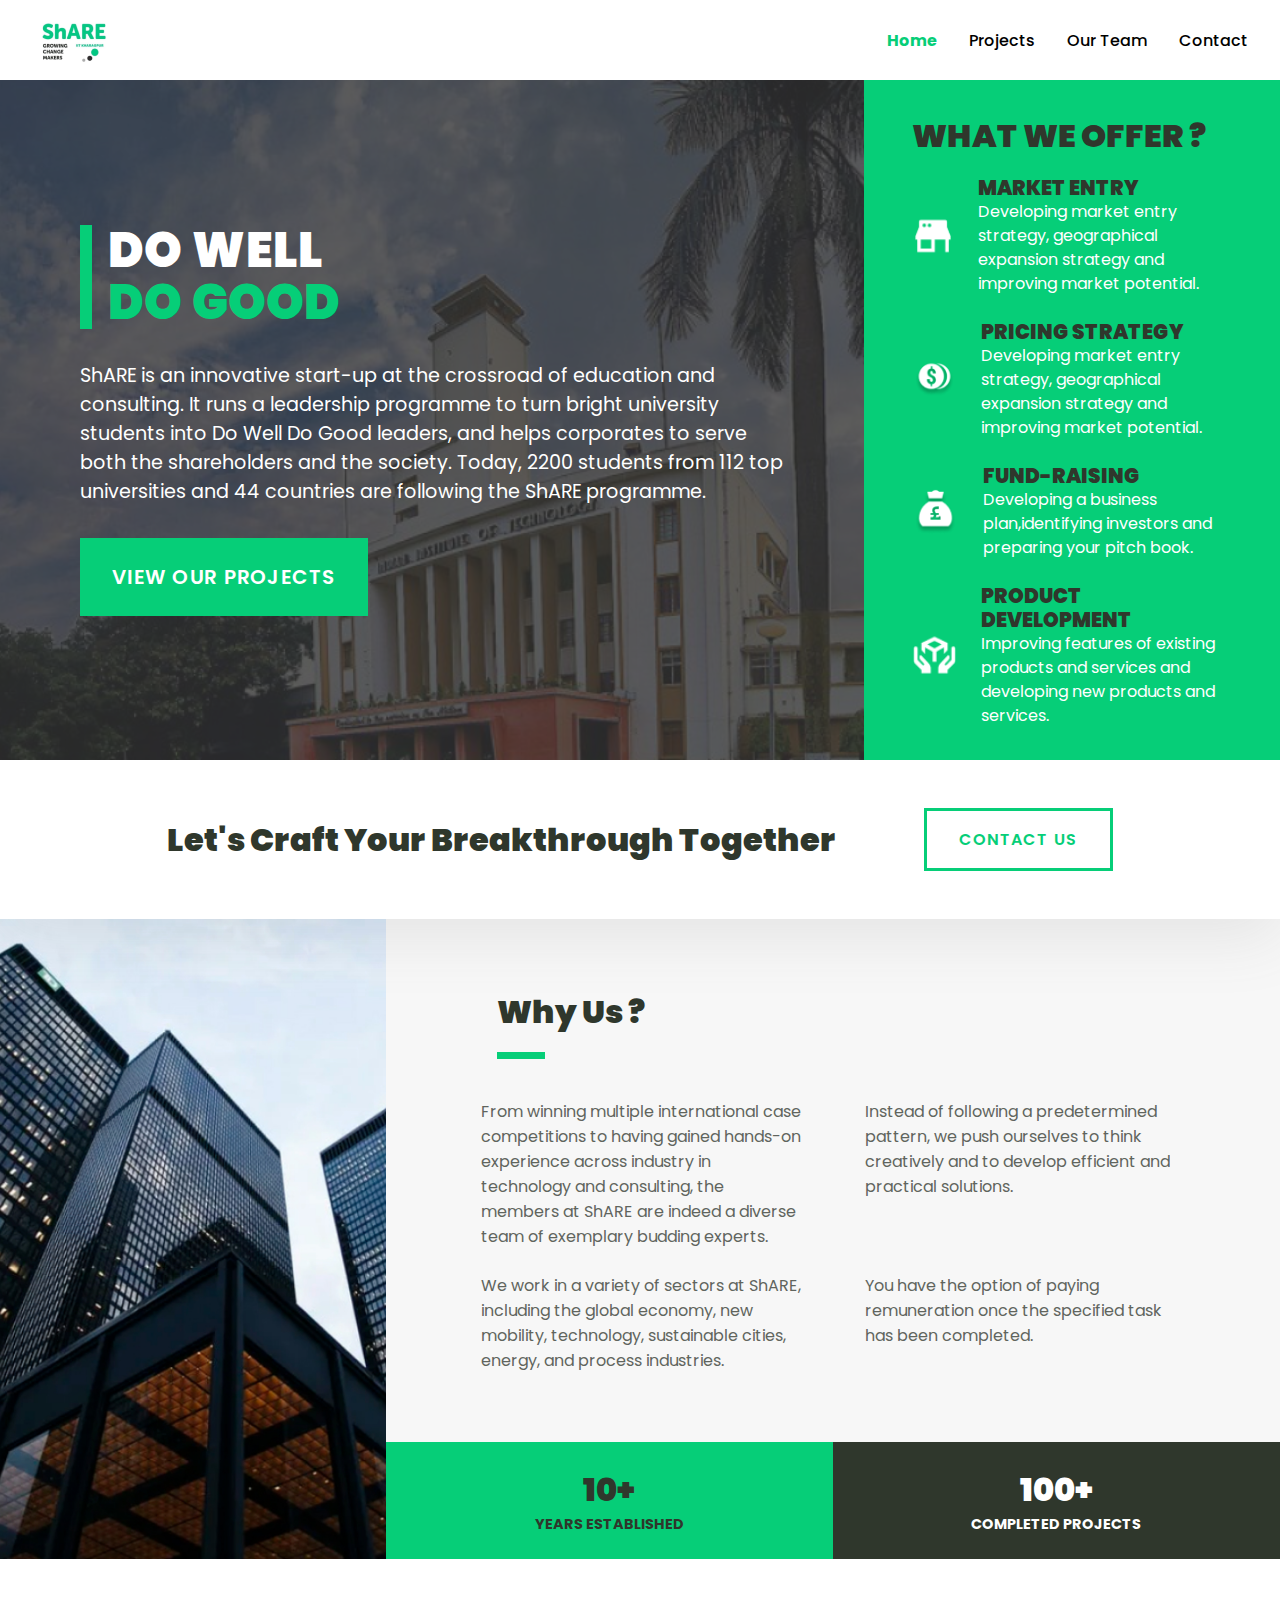
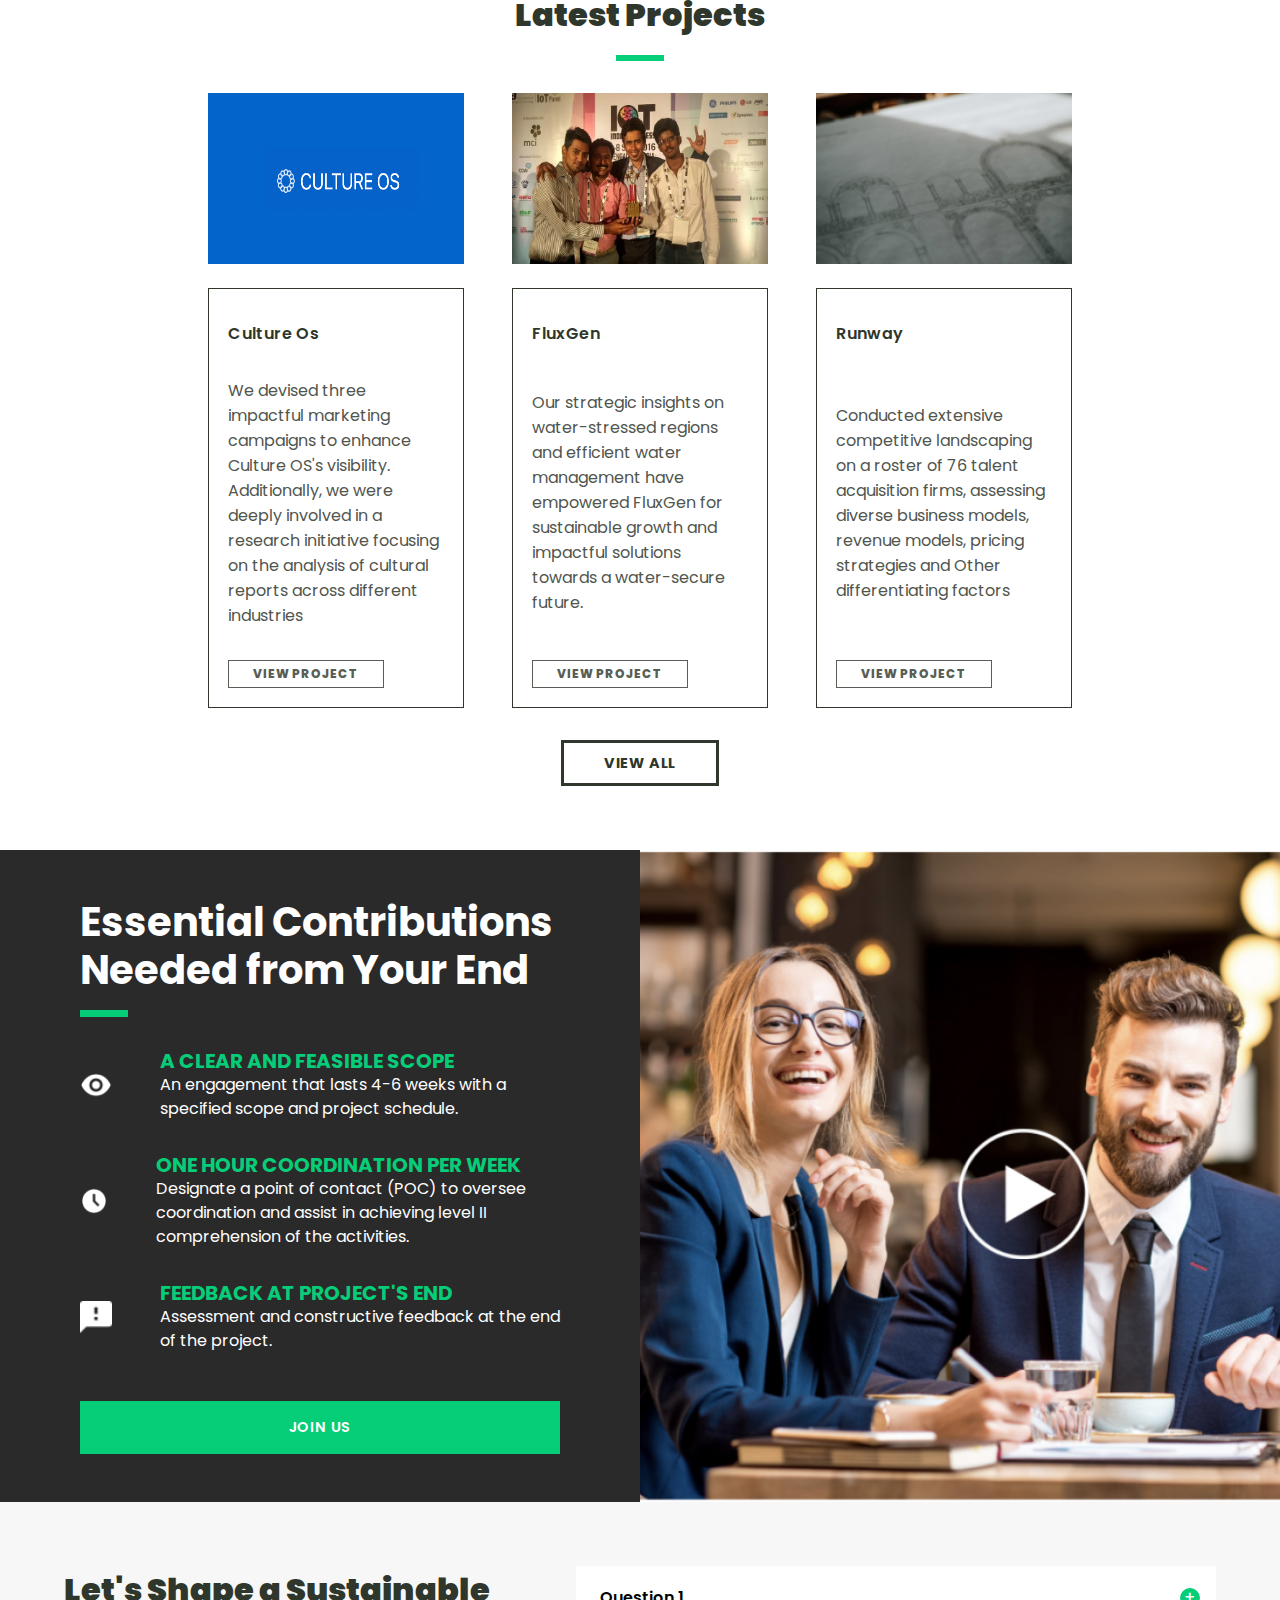
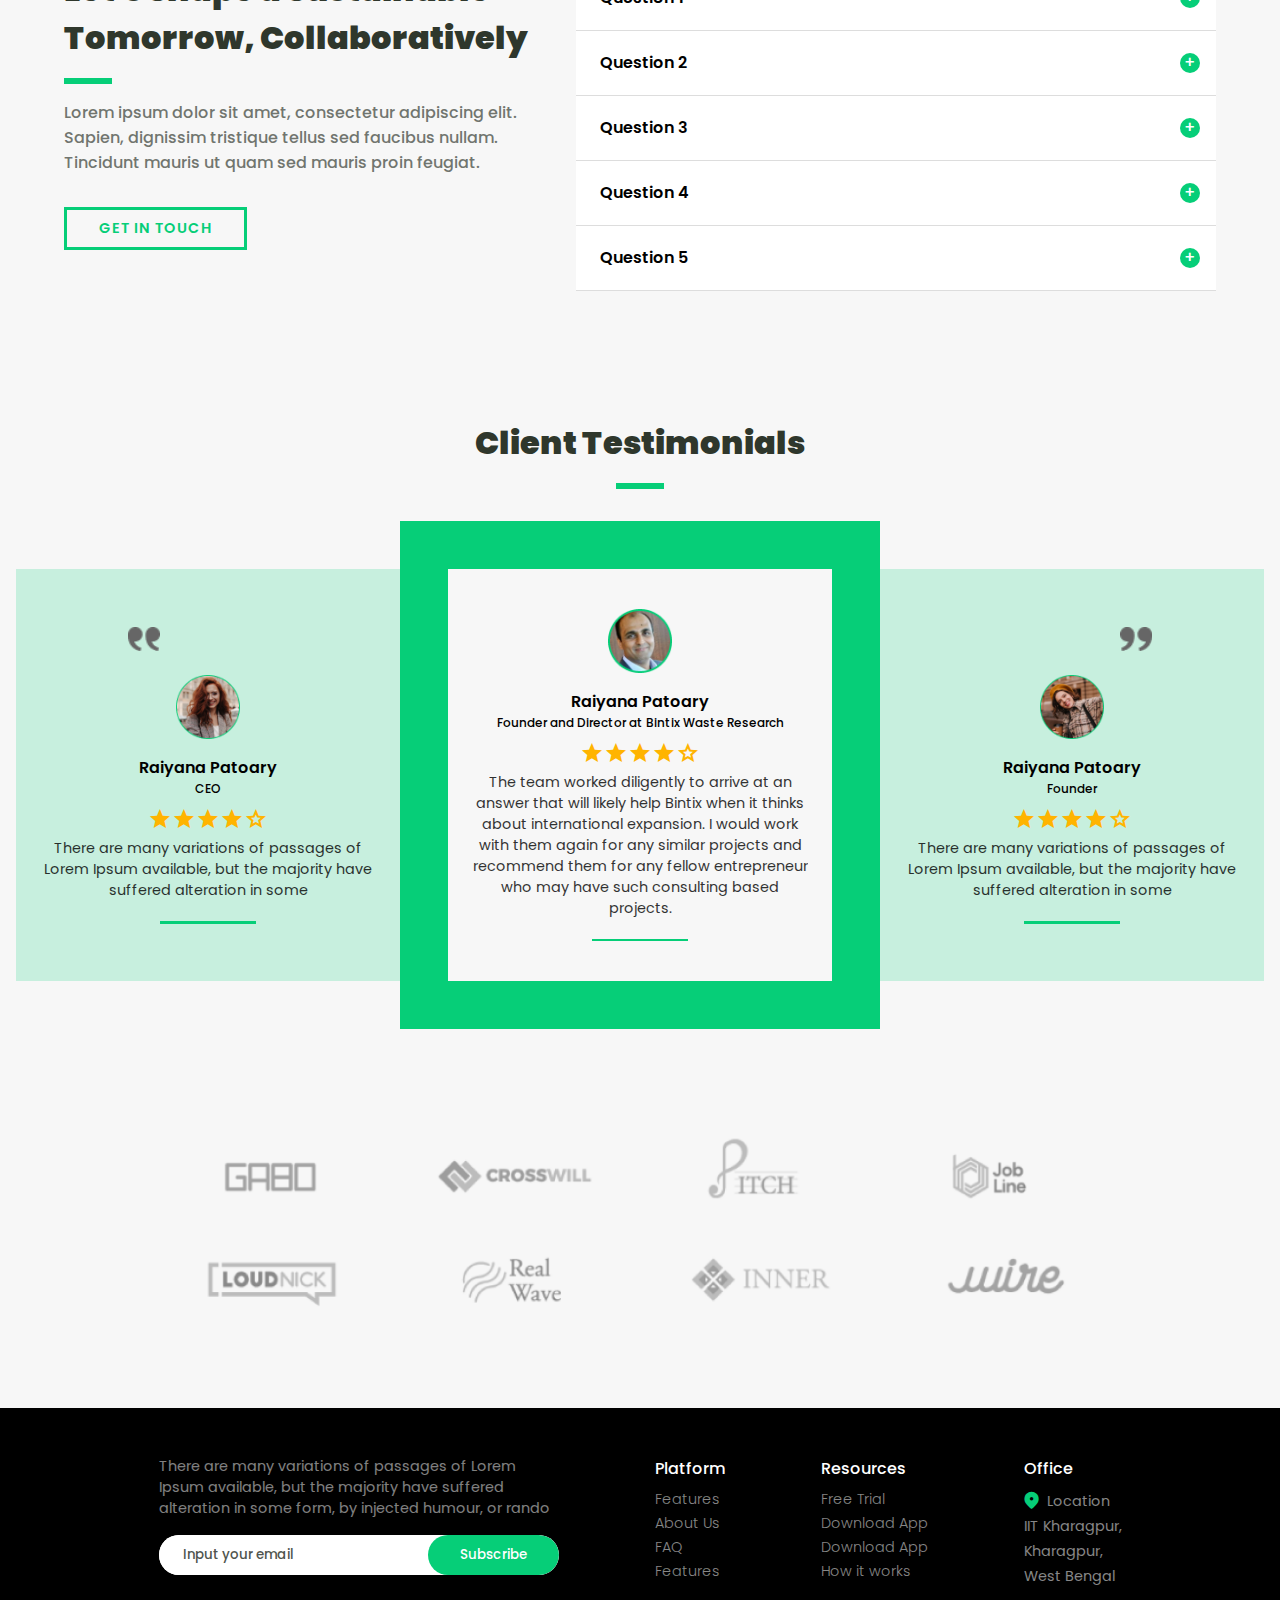
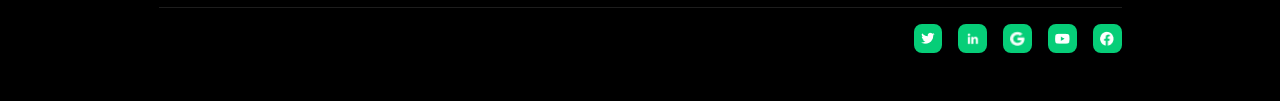
<file: index.html>
<!DOCTYPE html>
<html lang="en">
<head>
    <meta charset="UTF-8">
    <meta name="viewport" content="width=device-width, initial-scale=1.0">
    <title>ShARE - IIT Kharagpur</title>
    <link rel="stylesheet" href="style.css">
</head>
<body>
    <div id="navbar">
        
        <div id="navLogo">
            <input id="menu" class="material-symbols-outlined" type="button" value="menu">
            <div id="sidebar">
                <a href="/" style="color: #06ce78; font-weight: bolder;">Home</a>
                <a href="projects.html">Projects</a>
                <a href="Team.html">Our Team</a>
                <a href="contact.html">Contact</a>
            </div>
            <img src="assets/logo.png" alt="" id="logo">
        </div>
        <div id="navLinks">
            <a href="/" style="color: #06ce78; font-weight: bolder;">Home</a>
            <a href="projects.html">Projects</a>
            <a href="Team.html">Our Team</a>
            <a href="contact.html">Contact</a>
        </div>
    </div>
    


    <div id="hero">
        <div id="heroLeft">
            <!-- <img id="heroBgImg" src="assets/hero-bg.jpg"> -->
            <div id="heroLeftContent">
                <div id="heroMotto">
                    <span>DO WELL</span>
                    <span>DO GOOD</span>
                </div>
                <div id="heroAbout">
                    ShARE is an innovative start-up at the crossroad of education and consulting. It runs a leadership programme to turn bright university students into Do Well Do Good leaders, and helps corporates to serve both the shareholders and the society. Today, 2200 students from 112 top universities and 44 countries are following the ShARE programme.
                </div>
                <a href= "projects.html"><input id="heroBtn" type="button" value="VIEW OUR PROJECTS"></a>
            </div>
            
        </div>

        <div id="heroRight">
            <span id="heroOfferTitle">WHAT WE OFFER ?</span>
            <div id="heroOfferList">
                <div class="heroOfferItem">
                    <img class="heroOfferImg" src="assets/offer1.png">
                    <div class="heroOfferInfo">
                        <span class="heroOfferHead">MARKET ENTRY</span>
                        <span class="heroOfferText">Developing market entry strategy, geographical expansion strategy and improving market potential.
                        </span>
                    </div>
                </div>
                <div class="heroOfferItem">
                    <img class="heroOfferImg" src="assets/offer2.png">
                    <div class="heroOfferInfo">
                        <span class="heroOfferHead">PRICING STRATEGY</span>
                        <span class="heroOfferText">Developing market entry strategy, geographical expansion strategy and improving market potential.
                        </span>
                    </div>
                </div>
                <div class="heroOfferItem">
                    <img class="heroOfferImg" src="assets/offer3.png">
                    <div class="heroOfferInfo">
                        <span class="heroOfferHead">FUND-RAISING</span>
                        <span class="heroOfferText">Developing a business plan,identifying investors and preparing your pitch book.
                        </span>
                    </div>
                </div>
                <div class="heroOfferItem">
                    <img class="heroOfferImg" src="assets/offer4.png">
                    <div class="heroOfferInfo">
                        <span class="heroOfferHead">PRODUCT DEVELOPMENT</span>
                        <span class="heroOfferText">Improving features of existing products and services and developing new products and services.
                        </span>
                    </div>
                </div>
            </div>
        </div>

    </div>

    <div id="callToAction">
        <span>Let's Craft Your Breakthrough Together</span>
        <a href="contact.html"><input type="button" value="CONTACT US"></a>
    </div>

    <div id="whyUs">
        <img id="imgs" src="assets/why-us.jpg">
        <div id="whyUsInfo">
            <span id="whyUsHead">Why Us ?<div class="greenBar"></div></span>
            <div class="whyUsTextBlock">
                <span>From winning multiple international case competitions to having gained hands-on experience across industry in technology and consulting, the members at ShARE are indeed a diverse team of exemplary budding experts.</span>
                <span>Instead of following a predetermined pattern, we push ourselves to think creatively and to develop efficient and practical solutions.</span>
            </div>
            <div class="whyUsTextBlock">
                <span>We work in a variety of sectors at ShARE, including the global economy, new mobility, technology, sustainable cities, energy, and process industries.</span>
                <span>You have the option of paying remuneration once the specified task has been completed.</span>
            </div>
            <div id="whyUsStats">
                <div>
                    <span>10+</span>
                    <span>YEARS ESTABLISHED</span>
                </div>
                <div>
                    <span>100+</span>
                    <span>COMPLETED PROJECTS</span>
                </div>
            </div>
        </div>

    </div>

    <div id="projects">
        <span id="projectsHead">Latest Projects</span>
        <div class="greenBar"></div>
        <div id="projectsList">
            <div class="projectsItem">
                <img src="assets/CultureOS.png" alt="">
                <div class="projectInfo">
                    <span class="projectTitle">Culture Os</span>
                    <span class="projectText"> We devised three impactful marketing campaigns to enhance Culture OS's visibility. Additionally, we were deeply involved in a research initiative focusing on the analysis of cultural reports across different industries</span>
                    <input class="openProjectBtn" type="button" value="VIEW PROJECT">
                </div>
            </div>
            <div class="projectsItem">
                <img src="assets/Ganesh.jpg.webp" alt="">
                <div class="projectInfo">
                    <span class="projectTitle">FluxGen</span>
                    <span class="projectText">Our strategic insights on water-stressed regions and efficient water management have empowered FluxGen for sustainable growth and impactful solutions towards a water-secure future. </span>
                    <input class="openProjectBtn" type="button" value="VIEW PROJECT">
                </div>
            </div>
            <div class="projectsItem">
                <img src="assets/proj3.jpg" alt="">
                <div class="projectInfo">
                    <span class="projectTitle">Runway</span>
                    <span class="projectText">Conducted extensive competitive landscaping on a roster of 76 talent acquisition firms,
                        assessing diverse business models, revenue models, pricing strategies and Other differentiating factors</span>
                    <input class="openProjectBtn" type="button" value="VIEW PROJECT">
                </div>
            </div>
        </div>
        <a href="projects.html"><input id="openAllProjects" type="button" value="VIEW ALL"></a>
    </div>

    <div id="joinUs">
        <div id="joinUsContent">
            <span id="joinUsTitle">Essential Contributions Needed from Your End <div class="greenBar"></div></span>
            <div id="joinUsList">
                <div class="joinUsItem">
                    <img class="joinUsImg" src="assets/Eye.png">
                    <div class="joinUsInfo">
                        <span class="joinUsHead">A CLEAR AND FEASIBLE SCOPE</span>
                        <span class="joinUsText">An engagement that lasts 4-6 weeks with a specified scope and project schedule.
                        </span>
                    </div>
                </div>
                <div class="joinUsItem">
                    <img class="joinUsImg" src="assets/Clock.png">
                    <div class="joinUsInfo">
                        <span class="joinUsHead">ONE HOUR COORDINATION PER WEEK</span>
                        <span class="joinUsText">Designate a point of contact (POC) to oversee coordination and assist in achieving level II comprehension of the activities.
                        </span>
                    </div>
                </div>
                <div class="joinUsItem">
                    <img class="joinUsImg" src="assets/Vector.png">
                    <div class="joinUsInfo">
                        <span class="joinUsHead">FEEDBACK AT PROJECT'S END</span>
                        <span class="joinUsText">Assessment and constructive feedback at the end of the project.
                        </span>
                    </div>
                </div>
            </div>
            <input id="joinUsBtn" type="button" value="JOIN US">

        </div>
        <img id="imgs" src="assets/video-preview.jpg" alt="">
    </div>

    <div id="FAQ">
        <div id="FAQContent">
            <span id="FAQHeader">Let's Shape a Sustainable Tomorrow, Collaboratively</span>
            <div class="greenBar"></div>
            <span id="FAQText">Lorem ipsum dolor sit amet, consectetur adipiscing elit. Sapien, dignissim tristique tellus sed faucibus nullam. Tincidunt mauris ut quam sed mauris proin feugiat.</span>
            <input id="getInTouchBtn" type="button" value="GET IN TOUCH">
        </div>

        <div id="FAQAccordian">

            <div class="FAQItem">
                <div class="FAQquestion">
                    <span>Question 1</span>
                </div>
                <span>Lorem ipsum dolor sit amet, consectetur adipiscing elit. Sapien, dignissim tristique tellus sed faucibus nullam. Tincidunt mauris ut quam sed mauris proin feugiat. </span>
            </div>

            <div class="FAQItem">
                <div class="FAQquestion">
                    <span>Question 2</span>
                </div>
                <span>Lorem ipsum dolor sit amet, consectetur adipiscing elit. Sapien, dignissim tristique tellus sed faucibus nullam. Tincidunt mauris ut quam sed mauris proin feugiat. </span>
            </div>

            <div class="FAQItem">
                <div class="FAQquestion">
                    <span>Question 3</span>
                </div>
                <span>Lorem ipsum dolor sit amet, consectetur adipiscing elit. Sapien, dignissim tristique tellus sed faucibus nullam. Tincidunt mauris ut quam sed mauris proin feugiat. </span>
            </div>

            <div class="FAQItem">
                <div class="FAQquestion">
                    <span>Question 4</span>
                </div>
                <span>Lorem ipsum dolor sit amet, consectetur adipiscing elit. Sapien, dignissim tristique tellus sed faucibus nullam. Tincidunt mauris ut quam sed mauris proin feugiat. </span>
            </div>

            <div class="FAQItem">
                <div class="FAQquestion">
                    <span>Question 5</span>
                </div>
                <span>Lorem ipsum dolor sit amet, consectetur adipiscing elit. Sapien, dignissim tristique tellus sed faucibus nullam. Tincidunt mauris ut quam sed mauris proin feugiat. </span>
            </div>
        </div>
    </div>

    <div id="reviews">
        <span id="reviewsHead">Client Testimonials</span>
        <div class="greenBar"></div>
        <div id="testimonials">
            <div id="review1">
                <img src="assets/apostrophe-open.png">
                <img class="reviewImg" src="assets/reviewer1.png">
                <span class="reviewName">Raiyana Patoary</span>
                <span class="reviewPosition">CEO</span>
                <div class="rating">
                    <span class="material-symbols-outlined" style="font-variation-settings: 'FILL' 1, 'wght' 400, 'GRAD' 0, 'opsz' 24">star</span>
                    <span class="material-symbols-outlined" style="font-variation-settings: 'FILL' 1, 'wght' 400, 'GRAD' 0, 'opsz' 24">star</span>
                    <span class="material-symbols-outlined" style="font-variation-settings: 'FILL' 1, 'wght' 400, 'GRAD' 0, 'opsz' 24">star</span>
                    <span class="material-symbols-outlined" style="font-variation-settings: 'FILL' 1, 'wght' 400, 'GRAD' 0, 'opsz' 24">star</span>
                    <span class="material-symbols-outlined" style="font-variation-settings: 'FILL' 0, 'wght' 400, 'GRAD' 0, 'opsz' 24">star</span>
                </div>
                <span class="reviewText">There are many variations of passages of Lorem Ipsum available, but the majority have suffered alteration in some</span>
                <div class="greenBarLong"></div>
            </div>

            <div id="review2">
                <img class="reviewImg" src="assets/reviewer2.png">
                <span class="reviewName">Raiyana Patoary</span>
                <span class="reviewPosition">Founder and Director at Bintix Waste Research</span>
                <div class="rating">
                    <span class="material-symbols-outlined" style="font-variation-settings: 'FILL' 1, 'wght' 400, 'GRAD' 0, 'opsz' 24">star</span>
                    <span class="material-symbols-outlined" style="font-variation-settings: 'FILL' 1, 'wght' 400, 'GRAD' 0, 'opsz' 24">star</span>
                    <span class="material-symbols-outlined" style="font-variation-settings: 'FILL' 1, 'wght' 400, 'GRAD' 0, 'opsz' 24">star</span>
                    <span class="material-symbols-outlined" style="font-variation-settings: 'FILL' 1, 'wght' 400, 'GRAD' 0, 'opsz' 24">star</span>
                    <span class="material-symbols-outlined" style="font-variation-settings: 'FILL' 0, 'wght' 400, 'GRAD' 0, 'opsz' 24">star</span>
                </div>
                <span class="reviewText">The team worked diligently to arrive at an answer that will likely help Bintix when it thinks about international expansion. I would work with them again for any similar projects and recommend them for any fellow entrepreneur who may have such consulting based projects.</span>
                <div class="greenBarLong"></div>
            </div>

            <div id="review3">
                <img src="assets/apostrophe-close.png">
                <img class="reviewImg" src="assets/reviewer3.png">
                <span class="reviewName">Raiyana Patoary</span>
                <span class="reviewPosition">Founder</span>
                <div class="rating">
                    <span class="material-symbols-outlined" style="font-variation-settings: 'FILL' 1, 'wght' 400, 'GRAD' 0, 'opsz' 24">star</span>
                    <span class="material-symbols-outlined" style="font-variation-settings: 'FILL' 1, 'wght' 400, 'GRAD' 0, 'opsz' 24">star</span>
                    <span class="material-symbols-outlined" style="font-variation-settings: 'FILL' 1, 'wght' 400, 'GRAD' 0, 'opsz' 24">star</span>
                    <span class="material-symbols-outlined" style="font-variation-settings: 'FILL' 1, 'wght' 400, 'GRAD' 0, 'opsz' 24">star</span>
                    <span class="material-symbols-outlined" style="font-variation-settings: 'FILL' 0, 'wght' 400, 'GRAD' 0, 'opsz' 24">star</span>
                </div>
                <span class="reviewText">There are many variations of passages of Lorem Ipsum available, but the majority have suffered alteration in some</span>
                <div class="greenBarLong"></div>
            </div>
        </div>
    </div>

    <div id="clients">
        <img src="assets/Clients.png" alt="Our Clients">
    </div>

    <div id="footerContainer">
        <div id="footer">
            <div id="footerLinks">
                <div id="newsletter">
                    <span>There are many variations of passages of Lorem Ipsum available, but the majority have suffered alteration in some form, by injected humour, or rando</span>
                    <div id="newletterSub">
                        <input type="email" placeholder="Input your email">
                        <input type="button" value="Subscribe">
                    </div>
                </div>
                <div class="footerLinksBlock">
                    <span>Platform</span>
                    <a href="#">Features</a>
                    <a href="#">About Us</a>
                    <a href="#">FAQ</a>
                    <a href="#">Features</a>
                </div>
                <div class="footerLinksBlock">
                    <span>Resources</span>
                    <a href="#">Free Trial</a>
                    <a href="#">Download App</a>
                    <a href="#">Download App</a>
                    <a href="#">How it works</a>
                </div>
                <div class="footerLinksBlock">
                    <span>Office</span>
                    <div id="address">
                        <span class="material-symbols-outlined">location_on</span>
                        <span>Location<br>IIT Kharagpur,<br>Kharagpur,<br>West Bengal</span>
                    </div>
                </div>
            </div>
            <div id="footerSocials">
                <a href="#"><img src="assets/twitter.png" alt="Twitter"> </a>
                <a href="#"><img src="assets/linkedin.png" alt="Linkedin"> </a>
                <a href="#"><img src="assets/google.png" alt="Google"> </a>
                <a href="#"><img src="assets/youtube.png" alt="YouTube"> </a>
                <a href="#"><img src="assets/facebook.png" alt="Facebook"> </a>
            </div>
        </div>    
    </div>
    
    


    <script src="app.js"></script>
</body>
</html>
</file>
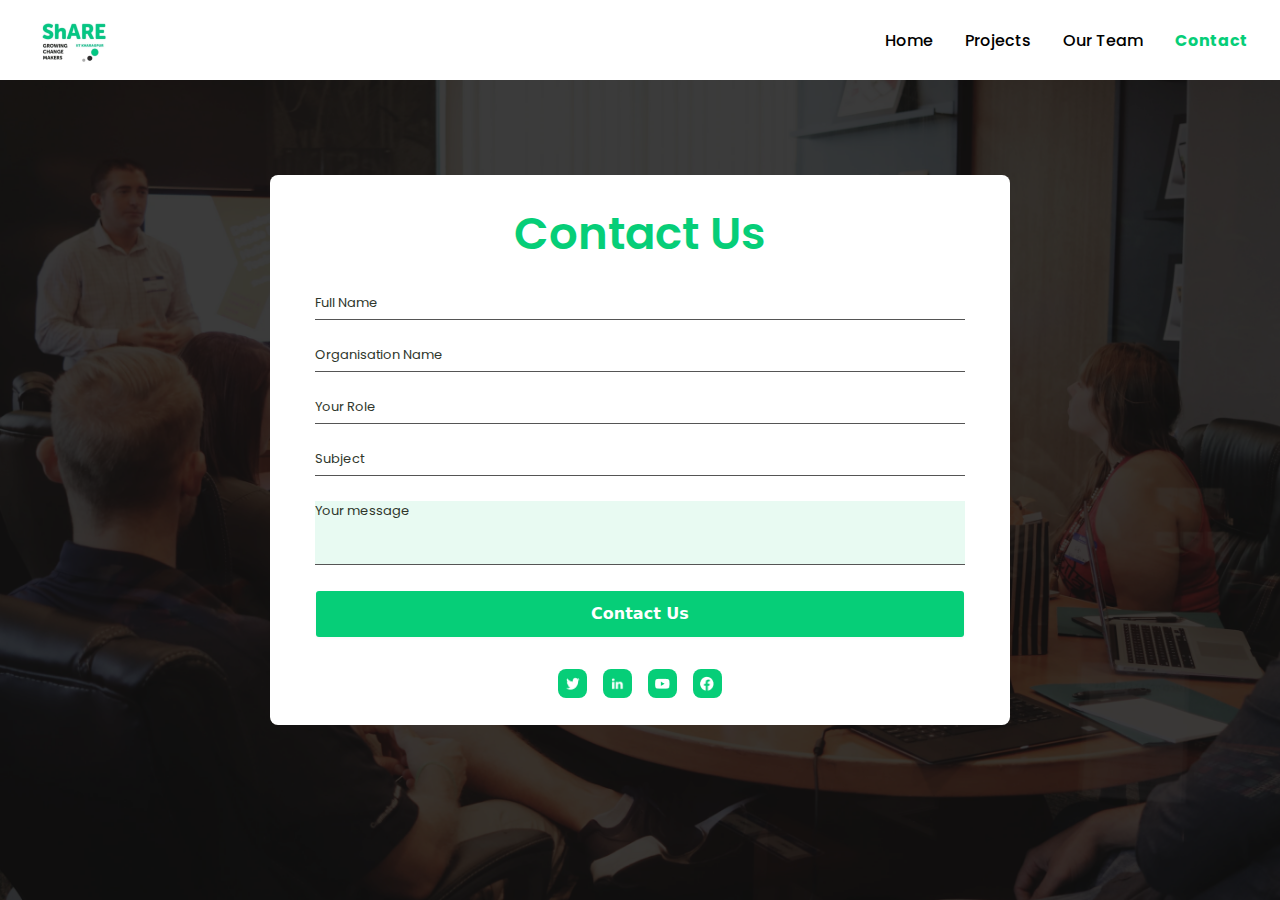
<file: contact.html>
<!DOCTYPE html>
<html lang="en">
<head>
    <meta charset="UTF-8">
    <meta name="viewport" content="width=device-width, initial-scale=1.0">
    <title>Document</title>
    <link rel="stylesheet" href="contacts.css">
</head>
<body>
    <div id="navbar">

        <div id="navLogo">
            <input id="menu" class="material-symbols-outlined" type="button" value="menu">
            <div id="sidebar">
                <a href="/" >Home</a>
                <a href="projects.html" style="color: #06ce78; font-weight: bolder;">Projects</a>
                <a href="Team.html">Our Team</a>
                <a href="contact.html">Contact</a>
            </div>
            <img src="assets/logo.png" alt="" id="logo">
        </div>
        <div id="navLinks">
            <a href="index.html">Home</a>
            <a href="projects.html" >Projects</a>
            <a href="Team.html">Our Team</a>
            <a href="contact.html" style="color: #06ce78; font-weight: bolder;" >Contact</a>
        </div>
    </div>

    <div id="bg"></div>
    <div id="bg_overlay">
        <div id="whitecard">
            <p id="contact_tittle">Contact Us</p>
            <div id="condetail">
                <div class="input-container">
                    <input type="text" required=""/>
                    <label>Full Name</label>		
                </div>
                <div class="input-container">		
                    <input type="mail" required=""/>
                    <label>Organisation Name</label>
                </div>
                <div class="input-container">		
                    <input type="mail" required=""/>
                    <label>Your Role</label>
                </div>
                <div class="input-container">		
                    <input type="mail" required=""/>
                    <label>Subject</label>
                </div>
                <div class="input-container">		
                    <input type="mail" required="" style="height: 50px; background-color: #06ce7718;"/>
                    <label>Your message</label>
                </div>
            </div>
            <button class="button-5" role="button"> Contact Us</button>
            <div id="footerSocials">
                <a href="#"><img src="assets/twitter.png" alt="Twitter"> </a>
                <a href="#"><img src="assets/linkedin.png" alt="Linkedin"> </a>
                <a href="#"><img src="assets/youtube.png" alt="YouTube"> </a>
                <a href="#"><img src="assets/facebook.png" alt="Facebook"> </a>
            </div>
        </div>
    </div>
    
</body>
</html>
</file>
<file: style.css>
@import url('https://fonts.googleapis.com/css2?family=Poppins:wght@100;200;300;400;500;600;700;800;900&display=swap');
@import url("https://fonts.googleapis.com/css2?family=Material+Symbols+Outlined:opsz,wght,FILL,GRAD@20..48,100..700,0..1,-50..200");

body {
    margin: 0;
    font-family: 'Poppins', sans-serif;
}

:root {
    --green: #06ce78;
    --gray: #2f372c;
    --light-gray: #50554e;
}

* { 
    font-family: 'Poppins', sans-serif;
}

#navbar {
    width: 100%;
    box-sizing: border-box;
    padding: 0 2rem;
    display: flex;
    flex-direction: row;
    justify-content: space-between;
    align-items: center;
    position: fixed;
    top: 0;
    left: 0;
    background: white;
    z-index: 100;
    height: 5rem;
}

#navLinks {
    display: flex;
    flex-direction: row;
    column-gap: 2rem;
}

#navLinks a {
    text-decoration: none;
    font-family: 'Poppins', sans-serif;
    color: black;
    font-weight: 500;
}

#navLinks a:hover {
    text-decoration: underline;
    text-underline-position: from-font;
}
#menu {
    background: transparent;
    border: none;
    display: none;
    color: var(--text-color);
}

#navLogo{
    display: flex;
    flex-direction: row;
    column-gap: 20px;
    margin-bottom: 5px;
}
#sidebar {
    display: flex;
    height: 100%;
    position: fixed;
    top: 0;
    left: -100vw;
    padding: 3rem;
    flex-direction: column;
    row-gap: 2rem;
    background: #edeae5;
    transition: all 0.5s;
    box-shadow: 100rem 0 0 200rem #2c181000;
}


#menu:focus ~ #sidebar {
    box-shadow: 100rem 0 0 200rem #2c181099;
    left: 0;
}

#sidebar:active {
    box-shadow: 100rem 0 0 200rem #2c181099;
    left: 0;
}


#sidebar a {
    text-decoration: none;
    color: var(--text-color);
    font-family: var(--font-sans);
    font-size: 1.25rem;

}

#hero {
    width: 100%;
    display: flex;
    flex-direction: row;
    margin-top: 5rem;
}



#heroLeft {
    background-image: url(assets/hero-bg.jpg);
    background-size: cover;
    background-position: center center;
}

#heroBgImg {
    width: 100%;
    height: 100%;
    position: absolute;
    z-index: 0;
    object-fit: cover;
    filter: brightness(0.2) contrast(0.8);
}

#heroLeftContent {
    display: flex;
    flex-direction: column;
    row-gap: 2rem;
    box-sizing: border-box;
    padding: 3rem 5rem ;
    background: #333c;
    width: 100%;
    height: 100%;
    justify-content: center;
}

#heroMotto {
    z-index: 1;
    display: flex;
    flex-direction: column;
    border: solid var(--green);
    border-width: 0 0 0 0.75rem;
    padding: 0 1rem;
}

#heroMotto span {
    font-weight: 900;
    font-size: 3rem;
    line-height: 3.25rem;
    letter-spacing: 0.075rem;
}

#heroMotto span:nth-child(1) {
    color: white;

}

#heroMotto span:nth-child(2) {
    color: var(--green);
}

#heroAbout {
    z-index: 1;
    color: white;
    font-weight: 400;
    font-size: 1.2em;
}

#heroBtn {
    z-index: 1;
    color: white;
    font-weight: 600;
    font-size: 1.25rem;
    padding: 1.5rem 2rem;
    background: var(--green);
    border: none;
    width: max-content;
    letter-spacing: 0.08rem;
    cursor: pointer;
    
}

#heroRight {
    background: var(--green);
    display: flex;
    flex-direction: column;
    padding: 2rem 3rem;
    width: 100%;
}

#heroOfferTitle {
    font-size: 2rem;
    font-weight: 900;
    color: var(--gray);
    margin-bottom: 1rem;
}

#heroOfferList {
    display: flex;
    flex-direction: column;
    row-gap: 1.5rem;
}

.heroOfferItem {
    display: flex;
    flex-direction: row;
    column-gap: 1.5rem;
}

.heroOfferInfo {
    display: flex;
    flex-direction: column;
}

.heroOfferImg {
    margin: auto;
    height: 3rem;
    width: 3rem;

}

.heroOfferHead {
    color: var(--gray);
    font-weight: 900;
    font-size: 1.25rem;
    line-height: 1.5rem;

}

.heroOfferText {
    color: white;
    font-weight: 400;
    font-size: 1rem;
    line-height: 1.5rem;

}

#callToAction {
    padding: 3rem 5rem;
    width: 100%;
    box-sizing: border-box;
    z-index: 100;
    box-shadow: 0 1rem 4rem #6662;
    display: flex;
    flex-direction: row;
    align-items: center;
    justify-content: space-evenly;
}

#callToAction span {
    color: var(--gray);
    font-weight: 900;
    font-size: 2rem;
}

#callToAction input[type=button] {
    color: var(--green);
    font-weight: 600;
    font-size: 1rem;
    padding: 1rem 2rem;
    background: white;
    border: solid var(--green) 0.2rem;
    width: max-content;
    letter-spacing: 0.08rem;
    transition: all 0.2s;
    cursor: pointer;
}

#callToAction input[type=button]:hover {
    color: white;
    font-weight: 700;
    background: var(--green);
}

#whyUs {
    display: flex;
    flex-direction: row;
    width: 100%;
}

#whyUs img {
    height: 40rem;
    z-index: -1;
}

#whyUsInfo {
    display: flex;
    flex-direction: column;
    width: 100%;
    background: #00000008;
}

#whyUsHead {
    color: var(--gray);
    font-weight: 900;
    font-size: 2rem;
    margin: auto auto 0px auto;
    width: 44rem;
    padding-left: 2rem ;
}

.whyUsTextBlock {
    display: flex;
    flex-direction: row;
    column-gap: 4rem;
    margin: 1.5rem auto 0 auto;
    padding-left: 2rem;
    padding-right: 2rem;
}

.whyUsTextBlock span {
    color:var(--light-gray);
    opacity: 0.9;
    width: 20rem;
}

#whyUsStats {
    width: 100%;
    display: flex;
    flex-direction: row;
    margin-top: auto;
}

#whyUsStats div {
    padding: 1.5rem 0;
    width: 50%;
    box-sizing: border-box;
    display: flex;
    flex-direction: column;
    align-items: center;
}

#whyUsStats div:nth-child(1) {
    background: var(--green);
    color: var(--gray);
}

#whyUsStats div:nth-child(2) {
    background: var(--gray);
    color: white;
}

#whyUsStats div span:nth-child(1) {
    font-size: 2rem;
    font-weight: 900;
}

#whyUsStats div span:nth-child(2) {
    font-size: 0.9rem;
    font-weight: 700;
}


#projects {
    display: flex;
    flex-direction: column;
    width: 100%;
    box-sizing: border-box;
    padding: 2rem;
    align-items: center;
}

#projects2 {
    display: flex;
    flex-direction: column;
    width: 100%;
    box-sizing: border-box;
    padding: 2rem;
    align-items: center;
    
}

#projectsHead {
    font-size: 2rem;
    font-weight: 900;
    color: var(--gray);
}

.greenBar {
    width: 3rem;
    margin: 1rem 0;
    height: 0.4rem;
    background: var(--green);
}

#projectsList {
    display: flex;
    flex-direction: row;
    column-gap: 3rem;
    margin-top: 1rem;
}

.projectsItem {
    display: flex;
    flex-direction: column;
    row-gap: 1.5rem;
    width: 16rem;
}

.projectsItem img {
   width: 100%;
    height: auto;
    aspect-ratio: 3/2;

}

.projectInfo {
    width: 100%;
    box-sizing: border-box;
    padding: 2rem 1.2rem 1.2rem 1.2rem;
    border: solid var(--gray) 0.05rem;
    display: flex;
    flex-direction: column;
    row-gap: 2rem;
    height: 420px;
    justify-content:space-between;
    
}

.projectTitle {
    color: var(--gray);
    font-weight: 600;
    letter-spacing: 0.025rem;
}

.projectText {
    width: 100%;
    color: var(--light-gray);
}

.openProjectBtn {
    background: white;
    padding: 0.25rem 1.5rem;
    color: var(--gray);
    border: solid var(--gray) 0.1rem;
    width: max-content;
    font-weight: 800;
    font-size: 0.75rem;
    letter-spacing: 0.05rem;
    opacity: 0.8;
    transition: all 0.2s;
    cursor: pointer;
}

.openProjectBtn:hover {
    background: var(--gray);
    color: white;
}

#openAllProjects {
    background: white;
    padding: 0.6rem 2.5rem;
    color: var(--gray);
    border: solid var(--gray) 0.2rem;
    width: max-content;
    font-weight: 700;
    font-size: 0.9rem;
    letter-spacing: 0.05rem;
    margin: 2rem;
    transition: all 0.2s;
    cursor: pointer;
}

#openAllProjects:hover {
    background: var(--gray);
    color: white;
}

#joinUs {
    display: flex;
    flex-direction: row;
}

#joinUsTitle {
    font-size: 2.5rem;
    line-height: 3rem;
    font-weight: 700;
    color: white;
}

#joinUsContent {
    display: flex;
    flex-direction: column;
    background: #2a2a2a;
    padding: 3rem calc(25vw - 15rem);
}


#joinUsList {
    display: flex;
    flex-direction: column;
    row-gap: 2rem;
    margin: 1rem 0;
}

.joinUsItem {
    display: flex;
    flex-direction: row;
    column-gap: 3rem;
}

.joinUsInfo {
    display: flex;
    flex-direction: column;
}

.joinUsImg {
    margin: auto;
    height: 2rem;
    width: 2rem;

}

.joinUsHead {
    color: var(--green);
    font-weight: 700;
    font-size: 1.25rem;
    line-height: 1.5rem;

}

.joinUsText {
    color: white;
    font-weight: 400;
    font-size: 1rem;
    line-height: 1.5rem;

}

#joinUsBtn {
    background-color: var(--green);
    border: none;
    padding: 1rem 2rem;
    color: white;
    font-size: 0.9rem;
    font-weight: 600;
    letter-spacing: 0.05rem;
    margin-top: 2rem;
    cursor: pointer;
    transition: all 0.2s;
}

#joinUs > img { 
    width: 50%;
    object-fit: cover;
}

#FAQAccordian {
    display: flex;
    flex-direction: column;
}

#FAQ {
    background: #f7f7f7;
    display: flex;
    flex-direction: row;
    width: 100%;
    padding: 4rem 0;
}

#FAQContent {
    display: flex;
    flex-direction: column;
    max-width: 30rem;
    margin: 0 1rem 0 auto;
}

#FAQHeader {
    font-weight: 900;
    font-size: 2rem;
    color: var(--gray);
}

#FAQText {
    font-weight: 500;
    font-size: 1rem;
    opacity: 0.8;
    color: var(--light-gray); 
}

#getInTouchBtn {
    padding: 0.5rem 2rem;
    background: none;
    border: solid var(--green) 0.2rem;
    color: var(--green);
    font-weight: 600;
    letter-spacing: 0.05rem;
    font-size: 0.9rem;
    width: max-content;
    margin-top: 2rem;
    transition: all 0.2s;
    cursor: pointer;
}

#getInTouchBtn:hover {
    background: var(--green);
    color: white;
    font-weight: 700;
}


#FAQAccordian {
    margin: 0 auto 0 1rem;
    display: flex;
    flex-direction: column;
    max-width: 40rem;
}

.FAQItem {
    display: flex;
    flex-direction: column;
    max-height: 4rem;
    overflow: hidden;
    background: white;
    border: solid #ddd;
    border-width: 0 0 0.05rem 0;
    transition: all 0.5s ease-in-out;
}


.FAQquestion {
    display: flex;
    flex-direction: row;
    height: 4rem;
    align-items: center;
    justify-content: space-between;
}

.FAQquestion span {
    min-height: 4rem;
    display: block;
    line-height: 4rem;
    padding: 0 1.5rem;
    font-weight: 600;
    box-sizing: border-box;
}

.FAQquestion::after {
    content: "+";
    display: block;
    height: 1.25rem;
    width: 1.25rem;
    background: var(--green);
    color: white;
    font-weight: 500;
    font-size: 1rem;
    text-align: center;
    line-height: 1.25rem;
    margin-right: 1rem;
    border-radius: 2rem;
}

.FAQItem > span {
    padding: 0 1.5rem 1rem 1.5rem;
    color: var(--light-gray);
    opacity: 0;
    transition: all 0.5s ease-in-out;
}

.FAQItem.active {
    max-height: 10rem;
}

.FAQItem.active .FAQquestion::after {
    content: "-";
}

.FAQItem.active > span {
    margin-top: -0.5rem;
    opacity: 0.8;
}

#reviews {
    display: flex;
    flex-direction: column;
    align-items: center;
    background: #f7f7f7;
    padding: 4rem 0;
}

#reviewsHead {
    font-size: 2rem;
    font-weight: 900;
    color: var(--gray);
}

#testimonials {
    display: flex;
    flex-direction: row;
    column-gap: 3rem;
    margin-top: 4rem;
}

#review1, #review2, #review3 {
    display: flex;
    flex-direction: column;
    width: 24rem;
    align-items: center;
    box-sizing: border-box;
    padding: 2.5rem 1.5rem;
    justify-content: center
}

#review1 img:nth-child(1) {
    margin-right: 8rem;
    margin-bottom: 1.5rem;
    width: 2rem;
}

#review3 img:nth-child(1) {
    margin-left: 8rem;
    margin-bottom: 1.5rem;
    width: 2rem;
}

.reviewImg {
    width: 4rem;
    height: 4rem;
}

.reviewName {
    font-size: 1rem;
    font-weight: 600;
    margin: 1rem 0 0 0;
}

.reviewPosition {
    font-size: 0.75rem;
    font-weight: 500;
}
.rating {
    display: flex;
    flex-direction: row;
    margin: 0.5rem 0;
}
.rating span {
    color: #ffb400;
}

.reviewText {
    text-align: center;
    opacity: 0.8;
    font-size: 0.9rem;
}

.greenBarLong {
    width: 6rem;
    height: 0.15rem;
    background: var(--green);
    margin-top: 1.25rem;
}

#review1, #review3 {
    background: #c7efde;
}

#review2 {
    outline: solid var(--green);
    outline-width: 3rem;
    z-index: 10;
}

#clients {
    padding: 4rem 0;
    background: #f7f7f7;
    width: 100%;
    display: flex;
    flex-direction: column;
    align-items: center;
}

#clients > img {
    width: min(100vw, 64rem);
}

#footerContainer {
    width: 100%;
    background: black;
    display: flex;
    flex-direction: column;
    align-items: center;
}

#footer {
    padding: 3rem 4rem;
    width: max-content;
    box-sizing: border-box;
    display: flex;
    flex-direction: column;
}

#footerLinks {
    display: flex;
    flex-direction: row;
    width: max-content;
    margin: 0 auto;
    padding: 0 0 1rem 0;
    border-bottom: solid #ddd2 0.1rem;
    column-gap: 6rem;
}

#newsletter {
    display: flex;
    flex-direction: column;
    max-width: 25rem;
}

#newsletter span {
    color: white;
    font-size: 0.9rem;
    opacity: 0.5;
}

#newletterSub {
    display: flex;
    flex-direction: row;
    border-radius: 4rem;
    height: 2.5rem;
    margin: 1rem 0;
    background-color: white;
    overflow: hidden;
}

#newletterSub input[type=email] {
    width: 100%;
    padding: 0 1.5rem;
    height: 2.5rem;
    margin: 0;
    border: none;
    outline: navajowhite;
    font-weight: 600;
}

#newletterSub input[type=email]::placeholder {
    font-weight: 500;
    color: var(--light-gray);
}

#newletterSub input[type=email] {
    width: 100%;
}

#newletterSub input[type=button] {
    padding: 0 2rem;
    color: white;
    border: none;
    background: var(--green);
    border-radius: 4rem;
    font-weight: 500;
    cursor: pointer;
}

.footerLinksBlock {
    display: flex;
    flex-direction: column;
}

.footerLinksBlock > span:nth-child(1) {
    color: white;
    font-weight: 500;
    margin-bottom: 0.4rem;
}

.footerLinksBlock a {
    color: #fff8;
    text-decoration: none;
    font-size: 0.9rem;
    line-height: 1.5rem;
    font-weight: 300;
}

.footerLinksBlock a:hover {
    text-decoration: underline;
    color: #fffc;
    text-underline-position: from-font;
}

#address span.material-symbols-outlined {
    color: var(--green);
    font-variation-settings:
    'FILL' 1,
    'wght' 900,
    'GRAD' 0,
    'opsz' 24;
    font-size: 1.2rem;
    transform: translate(-0.1rem, 0.25rem);

}

#address span {
    color: #fff8;
    font-size: 0.9rem;
    font-weight: 400;
}

#footerSocials {
    display: flex;
    flex-direction: row;
    width: 100%;
    justify-content: flex-end;
    column-gap: 1rem;
}

#footerSocials a {
    display: flex;
    align-items: center;
    justify-content: center;
    height: 1.8rem;
    width: 1.8rem;
    background: var(--green);
    border-radius: 0.5rem;
    margin-top: 1rem;
    transition: all 0.2s;
}

#footerSocials a:hover {
    transform: scale(1.1);
}

#footerSocials a img {
    height: 0.9rem;
    width: 0.9rem;
    object-fit: contain;
}

@media screen and (max-width: 900px) {
    :root{
        font-size: small;
    }
    #hero {
        width: 100%;
        display: flex;
        flex-direction: row;
        margin-top: 5rem;
        flex-wrap: wrap;
    }
}
@media screen and (max-width: 768px) {
    #menu {
        background: transparent;
        border: none;
        display: flex;
        color: var(--text-color);
    }
    #navLinks {
        display: none;
        flex-direction: row;
        column-gap: 2rem;
    }

    #whyUsHead {
        color: var(--gray);
        font-weight: 900;
        font-size: 2rem;
        margin: 10px;
        width: 44rem;
        padding-left: 2rem ;
    }
    .whyUsTextBlock {
        display: flex;
        flex-direction: row;
        flex-wrap: wrap;
        column-gap: 4rem;
        margin: 1.5rem auto 0 auto;
        padding-left: 2rem;
        padding-right: 2rem;
        row-gap: 10px;
        justify-content: center;
    }
    #whyUs {
        display: none;
        flex-direction: row;
        width: 100%;
    }

    #projectsList {
        display: flex;
        flex-direction: row;
        column-gap: 3rem;
        margin-top: 1rem;
        flex-wrap: wrap;
        justify-content: center;
        row-gap: 10px;
    }
    #getInTouchBtn{
        margin-top: 15px;
    }
    #FAQ{
        display: flex;
        flex-wrap: wrap;
        row-gap: 15px;
    }
    #FAQContent{
        margin-left: 10px;
    }
    #FAQAccordian {
        margin-right: 10px;
    }
    #imgs{
        display: none;
    }
    #review1{
        display: none;
    }
    #review3{
        display: none;
    }
    #footerContainer {
        width: 100%;
        background: black;
        display: none;
        flex-direction: column;
        align-items: center;
    }
    
    
}
</file>
<file: contacts.css>
@import url('https://fonts.googleapis.com/css2?family=Poppins:wght@100;200;300;400;500;600;700;800;900&display=swap');
@import url("https://fonts.googleapis.com/css2?family=Material+Symbols+Outlined:opsz,wght,FILL,GRAD@20..48,100..700,0..1,-50..200");

body {
    margin: 0;
    font-family: 'Poppins', sans-serif;
}

:root {
    --green: #06ce78;
    --gray: #2f372c;
    --light-gray: #50554e;
}

* { 
    font-family: 'Poppins', sans-serif;
}

#navbar {
    width: 100%;
    box-sizing: border-box;
    padding: 0 2rem;
    display: flex;
    flex-direction: row;
    justify-content: space-between;
    align-items: center;
    position: fixed;
    top: 0;
    left: 0;
    background: white;
    z-index: 100;
    height: 5rem;
}

#navLinks {
    display: flex;
    flex-direction: row;
    column-gap: 2rem;
}

#navLinks a {
    text-decoration: none;
    font-family: 'Poppins', sans-serif;
    color: black;
    font-weight: 500;
}

#navLinks a:hover {
    text-decoration: underline;
    text-underline-position: from-font;
}
#menu {
    background: transparent;
    border: none;
    display: none;
    color: var(--text-color);
}

#navLogo{
    display: flex;
    flex-direction: row;
    column-gap: 20px;
    margin-bottom: 5px;
}
#sidebar {
    display: flex;
    height: 100%;
    position: fixed;
    top: 0;
    left: -100vw;
    padding: 3rem;
    flex-direction: column;
    row-gap: 2rem;
    background: #edeae5;
    transition: all 0.5s;
    box-shadow: 100rem 0 0 200rem #2c181000;
}


#menu:focus ~ #sidebar {
    box-shadow: 100rem 0 0 200rem #2c181099;
    left: 0;
}

#sidebar:active {
    box-shadow: 100rem 0 0 200rem #2c181099;
    left: 0;
}


#sidebar a {
    text-decoration: none;
    color: var(--text-color);
    font-family: var(--font-sans);
    font-size: 1.25rem;
}
#bg{
    position: absolute;
    width: 100%;
    height: 100%;
    background-image: url(assets/contactbg.webp) ;
    background-size: cover;
    filter: brightness(0.2) contrast(0.9);
}
#bg_overlay{
    position: absolute;
    width: 100%;
    height: 100%;
    z-index: 1;
    display: flex;
    align-items: center;
    justify-content: center;
}
#whitecard{
    height: 480px;
    width: 650px ;
    z-index: 2;
    background-color: white;
    border-radius: 8px;
    display: flex;
    padding: 45px;
    padding-top: 25px;
    flex-direction: column;
    justify-items: center;

}
.whitecard_tittles{
    font-size: smaller;
    margin-bottom: 5px;
}
#condetail{
    z-index: 3;
    display: flex;
    flex-direction: column;

}
.input-container{
	position:relative;
	margin-bottom:25px;
}
.input-container label{
	position:absolute;
	top:0px;
	left:0px;
	font-size:13px;
	color: var(--gray);	
    pointer-event:none;
	transition: all 0.2s ease-in-out;
}
.input-container input{ 
  border:0;
  border-bottom:1px solid #555;  
  background:transparent;
  width:100%;
  height: 13px;
  padding:8px 0 5px 0;
  font-size:16px;
  color:#626262;
}
.input-container input:focus{ 
 border:none;	
 outline:none;
 border-bottom:1px solid var(--green);	
}
.input-container input:focus ~ label,
.input-container input:valid ~ label{
	top:-15px;
	font-size:12px;
	
}
#contact_tittle{
    text-align: center;
    padding-top: 0;
    margin-top:0 ;
    margin-bottom:25px ; 
    font-size: 45px;
    font-weight: 600;
    color: #06ce78;

}



/* CSS */
.button-5 {
  align-items: center;
  background-clip: padding-box;
  background-color: var(--green);
  border: 1px solid transparent;
  border-radius: .25rem;
  box-shadow: rgba(0, 0, 0, 0.02) 0 1px 3px 0;
  box-sizing: border-box;
  color: #fff;
  cursor: pointer;
  display: inline-flex;
  font-family: system-ui,-apple-system,system-ui,"Helvetica Neue",Helvetica,Arial,sans-serif;
  font-size: 16px;
  font-weight: 600;
  justify-content: center;
  line-height: 1.25;
  margin: 0;
  min-height: 3rem;
  padding: calc(.875rem - 1px) calc(1.5rem - 1px);
  position: relative;
  text-decoration: none;
  transition: all 250ms;
  user-select: none;
  -webkit-user-select: none;
  touch-action: manipulation;
  vertical-align: baseline;
  width: auto;
}

.button-5:hover,
.button-5:focus {
  background-color:var(--green);
  box-shadow: rgba(0, 0, 0, 0.1) 0 4px 12px;
}

.button-5:hover {
  transform: translateY(-1px);
}

.button-5:active {
  background-color:#037b47 ;
  box-shadow: rgba(0, 0, 0, .06) 0 2px 4px;
  transform: translateY(0);
}
#footerSocials {
    margin-top: 15px;
    display: flex;
    flex-direction: row;
    width: 100%;
    justify-content: center;
    column-gap: 1rem;
}

#footerSocials a {
    display: flex;
    align-items: center;
    justify-content: center;
    height: 1.8rem;
    width: 1.8rem;
    background: var(--green);
    border-radius: 0.5rem;
    margin-top: 1rem;
    transition: all 0.2s;
}

#footerSocials a:hover {
    transform: scale(1.1);
}

#footerSocials a img {
    height: 0.9rem;
    width: 0.9rem;
    object-fit: contain;
}

@media screen and (max-width: 900px) {
    :root{
        font-size: small;
    }
}
@media screen and (max-width: 768px) {
    #menu {
        background: transparent;
        border: none;
        display: flex;
        color: var(--text-color);
    }
    #navLinks {
        display: none;
        flex-direction: row;
        column-gap: 2rem;
    }

    #footerContainer {
        width: 100%;
        background: black;
        display: none;
        flex-direction: column;
        align-items: center;
    }
    
    
    
    
}
</file>
